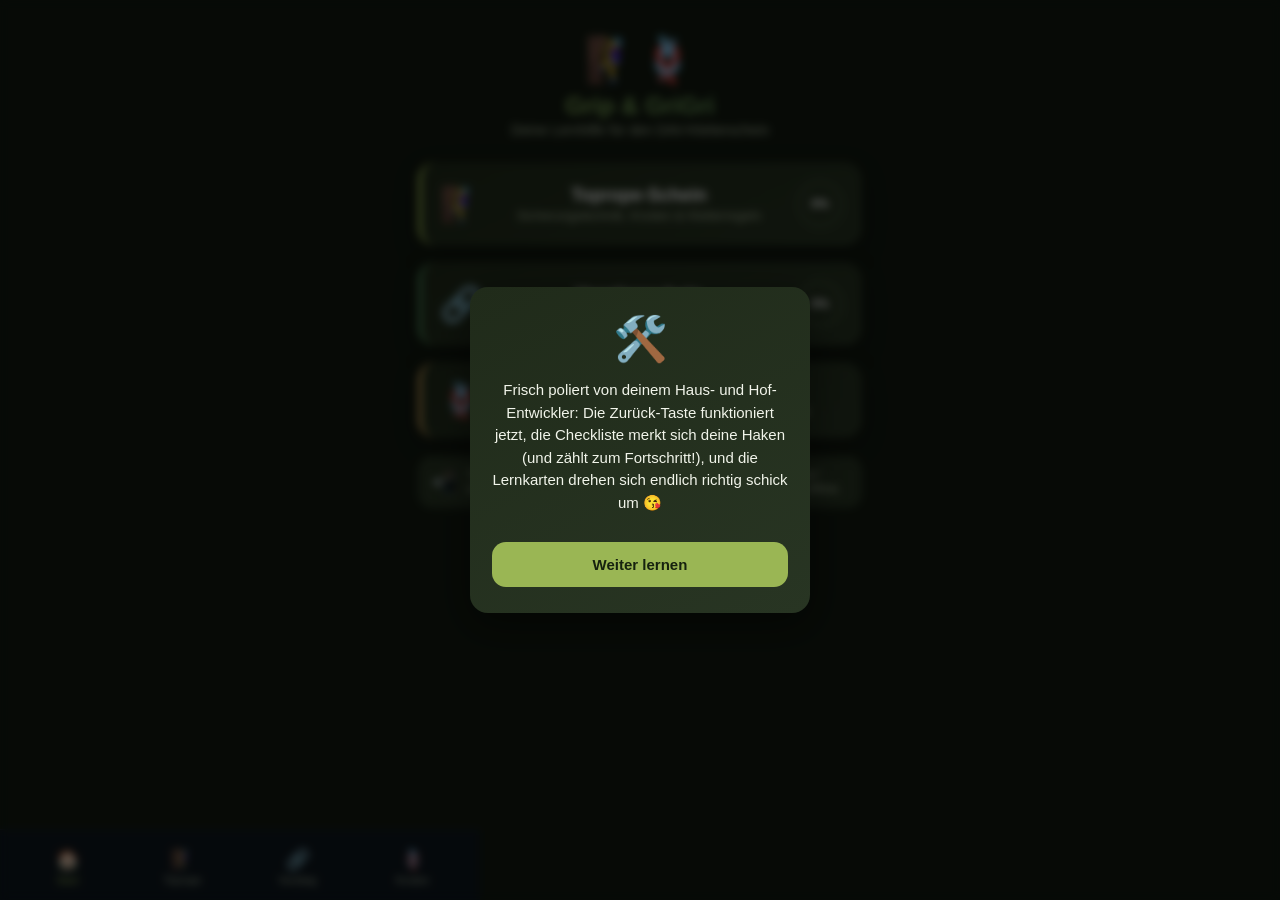
<file: index.html>
<!DOCTYPE html>
<html lang="de">
<head>
<meta charset="UTF-8">
<meta name="viewport" content="width=device-width, initial-scale=1, viewport-fit=cover">
<title>Grip &amp; GriGri – Kletterschein Lernapp</title>
<meta name="description" content="Lernhilfe für den DAV Toprope- und Vorstiegschein: Karteikarten, Quiz, Szenarien, Checklisten und Knotenkunde.">
<meta name="theme-color" content="#121a10">
<link rel="manifest" href="manifest.json">
<link rel="apple-touch-icon" href="icons/icon-192.png">
<meta name="mobile-web-app-capable" content="yes">
<meta name="apple-mobile-web-app-capable" content="yes">
<meta name="apple-mobile-web-app-status-bar-style" content="black-translucent">
<meta name="apple-mobile-web-app-title" content="Grip & GriGri">
<link rel="stylesheet" href="styles.css">
</head>
<body>
<div id="app"></div>

<nav class="bottom-nav" id="bottomNav" style="display:none;">
  <div class="bottom-nav-inner">
    <button data-nav="home"><span class="ic">🏠</span>Start</button>
    <button data-nav="toprope"><span class="ic">🧗‍♀️</span>Toprope</button>
    <button data-nav="vorstieg"><span class="ic">🔗</span>Vorstieg</button>
    <button data-nav="knots"><span class="ic">🪢</span>Knoten</button>
  </div>
</nav>

<script src="data.js"></script>
<script src="update.js"></script>
<script src="app.js"></script>
</body>
</html>
</file>
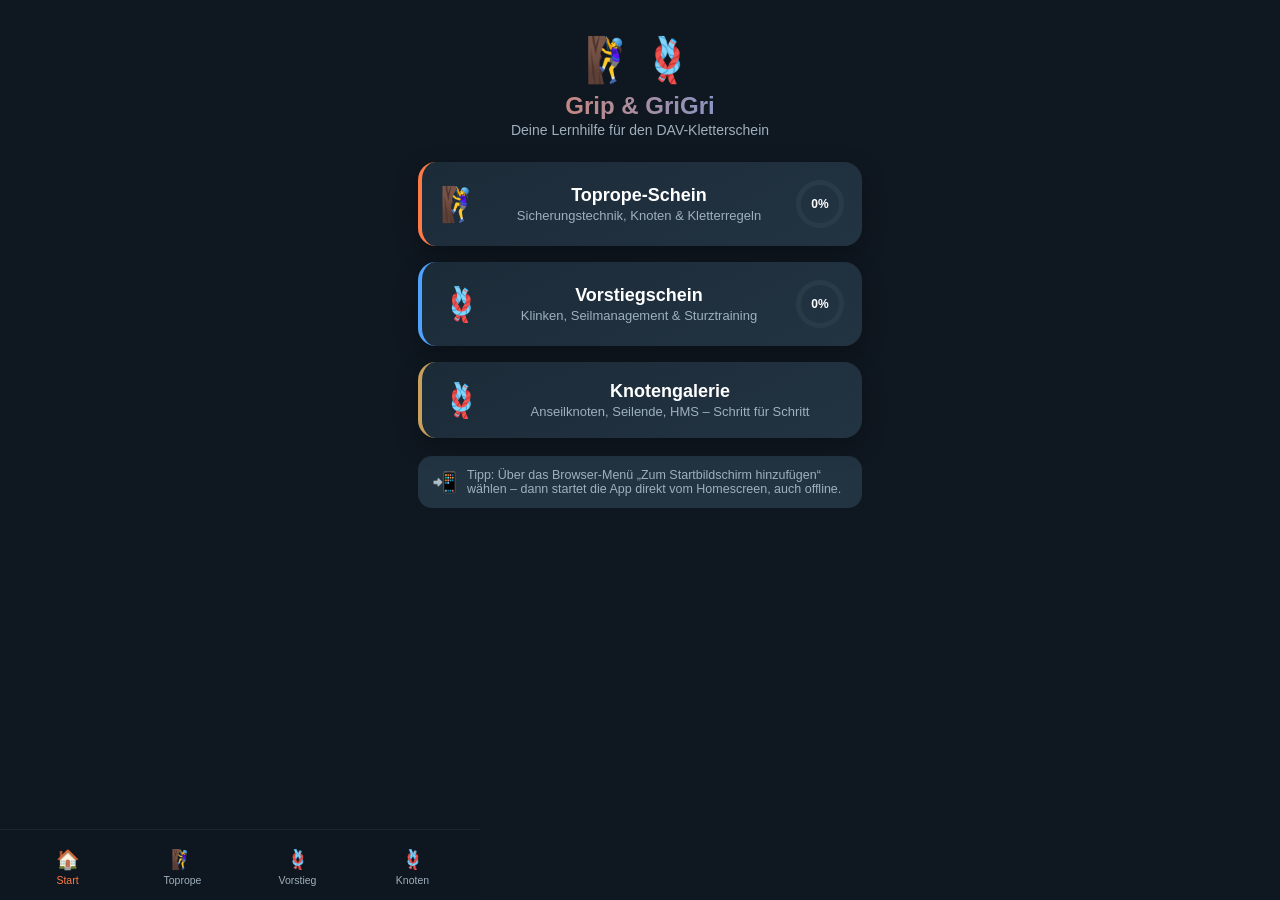
<file: App/index.html>
<!DOCTYPE html>
<html lang="de">
<head>
<meta charset="UTF-8">
<meta name="viewport" content="width=device-width, initial-scale=1, viewport-fit=cover, maximum-scale=1">
<title>Grip &amp; GriGri – Kletterschein Lernapp</title>
<meta name="description" content="Lernhilfe für den DAV Toprope- und Vorstiegschein: Karteikarten, Quiz, Szenarien, Checklisten und Knotenkunde.">
<meta name="theme-color" content="#0f1720">
<link rel="manifest" href="manifest.json">
<link rel="apple-touch-icon" href="icons/icon-192.png">
<meta name="apple-mobile-web-app-capable" content="yes">
<meta name="apple-mobile-web-app-status-bar-style" content="black-translucent">
<meta name="apple-mobile-web-app-title" content="Grip & GriGri">
<link rel="stylesheet" href="styles.css">
</head>
<body>
<div id="app"></div>

<nav class="bottom-nav" id="bottomNav" style="display:none;">
  <div class="bottom-nav-inner">
    <button data-nav="home"><span class="ic">🏠</span>Start</button>
    <button data-nav="toprope"><span class="ic">🧗‍♀️</span>Toprope</button>
    <button data-nav="vorstieg"><span class="ic">🪢</span>Vorstieg</button>
    <button data-nav="knots"><span class="ic">🪢</span>Knoten</button>
  </div>
</nav>

<script src="data.js"></script>
<script src="app.js"></script>
</body>
</html>
</file>
<file: styles.css>
:root {
  --bg: #121a10;
  --bg-soft: #182213;
  --card: #202b1a;
  --card-2: #283523;
  --text: #f1f4ea;
  --text-dim: #a9b79b;
  --accent: #9ab654;
  --accent-2: #c3d977;
  --accent-vorstieg: #4f8b5b;
  --danger: #d9634a;
  --track: #33422c;
  --btn-text-on-accent: #16220f;
  --radius: 18px;
  --safe-top: env(safe-area-inset-top, 0px);
  --safe-bottom: env(safe-area-inset-bottom, 0px);
  color-scheme: dark;
}

* { box-sizing: border-box; }

html, body {
  margin: 0;
  padding: 0;
  height: 100%;
  background: var(--bg);
  color: var(--text);
  font-family: -apple-system, BlinkMacSystemFont, "Segoe UI", Roboto, Helvetica, Arial, sans-serif;
  -webkit-tap-highlight-color: transparent;
  overscroll-behavior-y: none;
}

#app {
  max-width: 480px;
  margin: 0 auto;
  min-height: 100vh;
  display: flex;
  flex-direction: column;
  padding-top: var(--safe-top);
  padding-bottom: calc(var(--safe-bottom) + 12px);
}

button {
  font-family: inherit;
  border: none;
  cursor: pointer;
}

.screen {
  flex: 1;
  display: flex;
  flex-direction: column;
  padding: 20px 18px 90px;
  animation: fadein .25s ease;
}

@keyframes fadein {
  from { opacity: 0; transform: translateY(6px); }
  to { opacity: 1; transform: translateY(0); }
}

/* ---------- Top bar ---------- */
.topbar {
  display: flex;
  align-items: center;
  gap: 10px;
  padding: 4px 2px 18px;
}

.topbar h1 {
  font-size: 20px;
  margin: 0;
  flex: 1;
}

.back-btn {
  background: var(--card);
  color: var(--text);
  width: 38px;
  height: 38px;
  border-radius: 12px;
  font-size: 18px;
  display: flex;
  align-items: center;
  justify-content: center;
}
.back-btn:active { transform: scale(.92); }

/* ---------- Home ---------- */
.hero {
  text-align: center;
  padding: 18px 0 8px;
}
.hero .logo {
  font-size: 44px;
  line-height: 1;
}
.hero h1 {
  font-size: 24px;
  margin: 10px 0 2px;
  background: linear-gradient(90deg, var(--accent), var(--accent-vorstieg));
  -webkit-background-clip: text;
  background-clip: text;
  color: transparent;
}
.hero p {
  color: var(--text-dim);
  margin: 0;
  font-size: 14px;
}

.schein-card {
  background: linear-gradient(155deg, var(--card), var(--card-2));
  border-radius: var(--radius);
  padding: 18px;
  margin-top: 16px;
  display: flex;
  align-items: center;
  gap: 14px;
  box-shadow: 0 8px 24px rgba(0,0,0,.25);
  position: relative;
  overflow: hidden;
}
.schein-card:active { transform: scale(.98); }
.schein-card .emoji { font-size: 34px; }
.schein-card .info { flex: 1; }
.schein-card .info h2 { margin: 0 0 2px; font-size: 18px; }
.schein-card .info p { margin: 0; color: var(--text-dim); font-size: 13px; }

.progress-ring-wrap { position: relative; width: 48px; height: 48px; flex-shrink: 0; }
.progress-ring-wrap svg { transform: rotate(-90deg); }
.progress-ring-wrap .pct {
  position: absolute; inset: 0;
  display: flex; align-items: center; justify-content: center;
  font-size: 12px; font-weight: 600;
}

.toprope-accent { border-left: 4px solid var(--accent); }
.vorstieg-accent { border-left: 4px solid var(--accent-vorstieg); }

/* ---------- Menu grid ---------- */
.menu-header {
  text-align: center;
  margin-bottom: 6px;
}
.menu-header .emoji { font-size: 40px; }
.menu-header h2 { margin: 6px 0 2px; }
.menu-header p { color: var(--text-dim); font-size: 13px; margin: 0; }

.menu-grid {
  display: grid;
  grid-template-columns: 1fr 1fr;
  gap: 12px;
  margin-top: 18px;
}
.menu-tile {
  background: var(--card);
  border-radius: var(--radius);
  padding: 16px 12px;
  text-align: left;
  color: var(--text);
  display: flex;
  flex-direction: column;
  gap: 6px;
  min-height: 108px;
}
.menu-tile:active { transform: scale(.96); }
.menu-tile .icon { font-size: 26px; }
.menu-tile .label { font-size: 14px; font-weight: 600; }
.menu-tile .sub { font-size: 11px; color: var(--text-dim); }

/* ---------- Flashcards ---------- */
.card-counter {
  text-align: center;
  color: var(--text-dim);
  font-size: 13px;
  margin-bottom: 10px;
}

.flip-card {
  perspective: 1200px;
  flex: 1;
  min-height: 280px;
  margin: 6px 0 18px;
}
.flip-inner {
  position: relative;
  width: 100%;
  height: 100%;
  min-height: 280px;
  transition: transform .5s cubic-bezier(.4,.2,.2,1);
  transform-style: preserve-3d;
}
.flip-card.flipped .flip-inner { transform: rotateY(180deg); }
.flip-face {
  position: absolute;
  inset: 0;
  backface-visibility: hidden;
  border-radius: var(--radius);
  padding: 26px 22px;
  display: flex;
  align-items: center;
  justify-content: center;
  text-align: center;
  font-size: 17px;
  line-height: 1.45;
  box-shadow: 0 10px 30px rgba(0,0,0,.3);
}
.flip-front {
  background: linear-gradient(155deg, var(--card), var(--card-2));
  font-weight: 600;
}
.flip-back {
  background: linear-gradient(155deg, #2a3a22, #1c2717);
  transform: rotateY(180deg);
  font-size: 15px;
  color: var(--text-dim);
}
.flip-hint {
  position: absolute;
  bottom: 12px;
  left: 0; right: 0;
  text-align: center;
  font-size: 11px;
  color: var(--text-dim);
  opacity: .7;
}

.mastery-row {
  display: flex;
  gap: 10px;
}
.mastery-row button {
  flex: 1;
  padding: 14px 0;
  border-radius: 14px;
  font-size: 14px;
  font-weight: 600;
}
.btn-again { background: var(--card-2); color: var(--text); }
.btn-know { background: var(--accent-2); color: var(--btn-text-on-accent); }

/* ---------- Quiz ---------- */
.quiz-progress {
  height: 6px;
  background: var(--card);
  border-radius: 4px;
  overflow: hidden;
  margin-bottom: 18px;
}
.quiz-progress > div {
  height: 100%;
  background: linear-gradient(90deg, var(--accent), var(--accent-2));
  transition: width .3s ease;
}
.quiz-q {
  font-size: 18px;
  font-weight: 600;
  margin-bottom: 18px;
  line-height: 1.4;
}
.quiz-options { display: flex; flex-direction: column; gap: 10px; }
.quiz-option {
  background: var(--card);
  color: var(--text);
  text-align: left;
  padding: 14px 16px;
  border-radius: 14px;
  font-size: 14.5px;
  line-height: 1.4;
  border: 2px solid transparent;
}
.quiz-option:active { transform: scale(.98); }
.quiz-option.correct { border-color: var(--accent-2); background: rgba(195,217,119,.18); }
.quiz-option.wrong { border-color: var(--danger); background: rgba(217,99,74,.18); }
.quiz-option[disabled] { pointer-events: none; }

.quiz-explanation {
  margin-top: 16px;
  background: var(--card-2);
  border-radius: 14px;
  padding: 14px 16px;
  font-size: 13.5px;
  color: var(--text-dim);
  animation: fadein .25s ease;
}

.quiz-next {
  margin-top: 16px;
  background: var(--accent);
  color: var(--btn-text-on-accent);
  padding: 14px 0;
  border-radius: 14px;
  font-weight: 700;
  font-size: 15px;
}

.result-wrap { text-align: center; padding-top: 30px; }
.result-wrap .big-emoji { font-size: 60px; }
.result-wrap h2 { margin: 12px 0 4px; }
.result-wrap p { color: var(--text-dim); }
.result-score {
  font-size: 42px;
  font-weight: 800;
  margin: 14px 0;
  background: linear-gradient(90deg, var(--accent), var(--accent-2));
  -webkit-background-clip: text;
  background-clip: text;
  color: transparent;
}
.primary-btn {
  background: var(--accent);
  color: var(--btn-text-on-accent);
  padding: 14px 0;
  border-radius: 14px;
  font-weight: 700;
  font-size: 15px;
  width: 100%;
  margin-top: 10px;
}
.ghost-btn {
  background: transparent;
  color: var(--text-dim);
  padding: 12px 0;
  font-size: 14px;
  width: 100%;
}

/* ---------- Scenario ---------- */
.scenario-box {
  background: var(--card);
  border-radius: var(--radius);
  padding: 18px;
  margin-bottom: 18px;
  font-size: 15px;
  line-height: 1.5;
}
.scenario-box .tag {
  display: inline-block;
  font-size: 11px;
  text-transform: uppercase;
  letter-spacing: .04em;
  color: var(--accent);
  margin-bottom: 8px;
  font-weight: 700;
}

/* ---------- Checklist ---------- */
.checklist-cat {
  margin-bottom: 22px;
}
.checklist-cat h3 {
  font-size: 14px;
  color: var(--accent);
  margin: 0 0 10px;
  text-transform: uppercase;
  letter-spacing: .03em;
}
.check-item {
  display: flex;
  align-items: center;
  gap: 12px;
  background: var(--card);
  border-radius: 14px;
  padding: 13px 14px;
  margin-bottom: 8px;
  font-size: 14px;
  line-height: 1.4;
}
.check-item .box {
  width: 24px;
  height: 24px;
  border-radius: 8px;
  border: 2px solid var(--text-dim);
  flex-shrink: 0;
  display: flex;
  align-items: center;
  justify-content: center;
  font-size: 14px;
  transition: all .15s ease;
}
.check-item.checked .box {
  background: var(--accent-2);
  border-color: var(--accent-2);
  color: var(--btn-text-on-accent);
}
.check-item.checked span.label { color: var(--text-dim); text-decoration: line-through; }

.checklist-summary {
  position: sticky;
  bottom: 0;
  background: var(--bg);
  padding: 12px 0 4px;
}

/* ---------- Knots ---------- */
.knot-card {
  background: var(--card);
  border-radius: var(--radius);
  padding: 18px;
  margin-bottom: 16px;
}
.knot-card h3 { margin: 0 0 2px; font-size: 16px; }
.knot-card .short { color: var(--text-dim); font-size: 13px; margin: 0 0 14px; }

.knot-anim-wrap {
  display: flex;
  justify-content: center;
  margin-bottom: 14px;
}

.knot-steps { list-style: none; margin: 0; padding: 0; }
.knot-steps li {
  display: flex;
  gap: 10px;
  padding: 9px 0;
  border-top: 1px solid rgba(255,255,255,.06);
  font-size: 13.5px;
  color: var(--text-dim);
  opacity: .4;
  transition: opacity .25s ease, color .25s ease;
}
.knot-steps li.active { opacity: 1; color: var(--text); }
.knot-steps li .num {
  flex-shrink: 0;
  width: 22px; height: 22px;
  border-radius: 50%;
  background: var(--card-2);
  display: flex; align-items: center; justify-content: center;
  font-size: 11px;
  font-weight: 700;
}
.knot-steps li.active .num { background: var(--accent); color: var(--btn-text-on-accent); }

.knot-controls {
  display: flex;
  gap: 10px;
  margin-top: 14px;
}
.knot-controls button {
  flex: 1;
  padding: 10px 0;
  border-radius: 12px;
  background: var(--card-2);
  color: var(--text);
  font-size: 13px;
  font-weight: 600;
}

/* ---------- Bottom nav ---------- */
.bottom-nav {
  position: fixed;
  bottom: 0; left: 0; right: 0;
  display: flex;
  justify-content: center;
  padding-bottom: var(--safe-bottom);
  pointer-events: none;
}
.bottom-nav-inner {
  pointer-events: auto;
  max-width: 480px;
  width: 100%;
  display: flex;
  gap: 8px;
  padding: 10px 14px;
  background: rgba(15,23,32,.92);
  backdrop-filter: blur(10px);
  border-top: 1px solid rgba(255,255,255,.06);
}
.bottom-nav button {
  flex: 1;
  background: transparent;
  color: var(--text-dim);
  padding: 8px 0 4px;
  font-size: 10.5px;
  display: flex;
  flex-direction: column;
  align-items: center;
  gap: 3px;
  border-radius: 10px;
}
.bottom-nav button.active { color: var(--accent); }
.bottom-nav button .ic { font-size: 19px; }

.hidden { display: none !important; }

.install-banner {
  background: var(--card-2);
  border-radius: 14px;
  padding: 12px 14px;
  font-size: 12.5px;
  color: var(--text-dim);
  display: flex;
  align-items: center;
  gap: 10px;
  margin-top: 18px;
}
.install-banner .ic { font-size: 20px; }

.empty-state {
  text-align: center;
  color: var(--text-dim);
  padding: 40px 20px;
  font-size: 14px;
}

/* ---------- Update-Popup ---------- */
.update-overlay {
  position: fixed;
  inset: 0;
  z-index: 100;
  display: flex;
  align-items: center;
  justify-content: center;
  padding: 24px;
  background: rgba(0,0,0,.6);
  backdrop-filter: blur(4px);
  animation: fadein .25s ease;
}
.update-modal {
  background: linear-gradient(155deg, var(--card), var(--card-2));
  border-radius: var(--radius);
  padding: 26px 22px;
  max-width: 340px;
  width: 100%;
  text-align: center;
  box-shadow: 0 12px 40px rgba(0,0,0,.45);
}
.update-modal .update-emoji { font-size: 44px; }
.update-modal p {
  margin: 14px 0 18px;
  font-size: 15px;
  line-height: 1.5;
}
</file>
<file: App/styles.css>
:root {
  --bg: #0f1720;
  --bg-soft: #16212c;
  --card: #1c2b38;
  --card-2: #223342;
  --text: #eef3f7;
  --text-dim: #9fb0bd;
  --accent: #ff7a45;
  --accent-2: #3ddc97;
  --accent-vorstieg: #4fa3ff;
  --danger: #ff5c6c;
  --radius: 18px;
  --safe-top: env(safe-area-inset-top, 0px);
  --safe-bottom: env(safe-area-inset-bottom, 0px);
  color-scheme: dark;
}

* { box-sizing: border-box; }

html, body {
  margin: 0;
  padding: 0;
  height: 100%;
  background: var(--bg);
  color: var(--text);
  font-family: -apple-system, BlinkMacSystemFont, "Segoe UI", Roboto, Helvetica, Arial, sans-serif;
  -webkit-tap-highlight-color: transparent;
  overscroll-behavior-y: none;
}

#app {
  max-width: 480px;
  margin: 0 auto;
  min-height: 100vh;
  display: flex;
  flex-direction: column;
  padding-top: var(--safe-top);
  padding-bottom: calc(var(--safe-bottom) + 12px);
}

button {
  font-family: inherit;
  border: none;
  cursor: pointer;
}

.screen {
  flex: 1;
  display: flex;
  flex-direction: column;
  padding: 20px 18px 90px;
  animation: fadein .25s ease;
}

@keyframes fadein {
  from { opacity: 0; transform: translateY(6px); }
  to { opacity: 1; transform: translateY(0); }
}

/* ---------- Top bar ---------- */
.topbar {
  display: flex;
  align-items: center;
  gap: 10px;
  padding: 4px 2px 18px;
}

.topbar h1 {
  font-size: 20px;
  margin: 0;
  flex: 1;
}

.back-btn {
  background: var(--card);
  color: var(--text);
  width: 38px;
  height: 38px;
  border-radius: 12px;
  font-size: 18px;
  display: flex;
  align-items: center;
  justify-content: center;
}
.back-btn:active { transform: scale(.92); }

/* ---------- Home ---------- */
.hero {
  text-align: center;
  padding: 18px 0 8px;
}
.hero .logo {
  font-size: 44px;
  line-height: 1;
}
.hero h1 {
  font-size: 24px;
  margin: 10px 0 2px;
  background: linear-gradient(90deg, var(--accent), var(--accent-vorstieg));
  -webkit-background-clip: text;
  background-clip: text;
  color: transparent;
}
.hero p {
  color: var(--text-dim);
  margin: 0;
  font-size: 14px;
}

.schein-card {
  background: linear-gradient(155deg, var(--card), var(--card-2));
  border-radius: var(--radius);
  padding: 18px;
  margin-top: 16px;
  display: flex;
  align-items: center;
  gap: 14px;
  box-shadow: 0 8px 24px rgba(0,0,0,.25);
  position: relative;
  overflow: hidden;
}
.schein-card:active { transform: scale(.98); }
.schein-card .emoji { font-size: 34px; }
.schein-card .info { flex: 1; }
.schein-card .info h2 { margin: 0 0 2px; font-size: 18px; }
.schein-card .info p { margin: 0; color: var(--text-dim); font-size: 13px; }

.progress-ring-wrap { position: relative; width: 48px; height: 48px; flex-shrink: 0; }
.progress-ring-wrap svg { transform: rotate(-90deg); }
.progress-ring-wrap .pct {
  position: absolute; inset: 0;
  display: flex; align-items: center; justify-content: center;
  font-size: 12px; font-weight: 600;
}

.toprope-accent { border-left: 4px solid var(--accent); }
.vorstieg-accent { border-left: 4px solid var(--accent-vorstieg); }

/* ---------- Menu grid ---------- */
.menu-header {
  text-align: center;
  margin-bottom: 6px;
}
.menu-header .emoji { font-size: 40px; }
.menu-header h2 { margin: 6px 0 2px; }
.menu-header p { color: var(--text-dim); font-size: 13px; margin: 0; }

.menu-grid {
  display: grid;
  grid-template-columns: 1fr 1fr;
  gap: 12px;
  margin-top: 18px;
}
.menu-tile {
  background: var(--card);
  border-radius: var(--radius);
  padding: 16px 12px;
  text-align: left;
  color: var(--text);
  display: flex;
  flex-direction: column;
  gap: 6px;
  min-height: 108px;
}
.menu-tile:active { transform: scale(.96); }
.menu-tile .icon { font-size: 26px; }
.menu-tile .label { font-size: 14px; font-weight: 600; }
.menu-tile .sub { font-size: 11px; color: var(--text-dim); }

/* ---------- Flashcards ---------- */
.card-counter {
  text-align: center;
  color: var(--text-dim);
  font-size: 13px;
  margin-bottom: 10px;
}

.flip-card {
  perspective: 1200px;
  flex: 1;
  min-height: 280px;
  margin: 6px 0 18px;
}
.flip-inner {
  position: relative;
  width: 100%;
  height: 100%;
  min-height: 280px;
  transition: transform .5s cubic-bezier(.4,.2,.2,1);
  transform-style: preserve-3d;
}
.flip-card.flipped .flip-inner { transform: rotateY(180deg); }
.flip-face {
  position: absolute;
  inset: 0;
  backface-visibility: hidden;
  border-radius: var(--radius);
  padding: 26px 22px;
  display: flex;
  align-items: center;
  justify-content: center;
  text-align: center;
  font-size: 17px;
  line-height: 1.45;
  box-shadow: 0 10px 30px rgba(0,0,0,.3);
}
.flip-front {
  background: linear-gradient(155deg, var(--card), var(--card-2));
  font-weight: 600;
}
.flip-back {
  background: linear-gradient(155deg, #23384a, #1a2836);
  transform: rotateY(180deg);
  font-size: 15px;
  color: var(--text-dim);
}
.flip-hint {
  position: absolute;
  bottom: 12px;
  left: 0; right: 0;
  text-align: center;
  font-size: 11px;
  color: var(--text-dim);
  opacity: .7;
}

.mastery-row {
  display: flex;
  gap: 10px;
}
.mastery-row button {
  flex: 1;
  padding: 14px 0;
  border-radius: 14px;
  font-size: 14px;
  font-weight: 600;
}
.btn-again { background: var(--card-2); color: var(--text); }
.btn-know { background: var(--accent-2); color: #05261a; }

/* ---------- Quiz ---------- */
.quiz-progress {
  height: 6px;
  background: var(--card);
  border-radius: 4px;
  overflow: hidden;
  margin-bottom: 18px;
}
.quiz-progress > div {
  height: 100%;
  background: linear-gradient(90deg, var(--accent), var(--accent-2));
  transition: width .3s ease;
}
.quiz-q {
  font-size: 18px;
  font-weight: 600;
  margin-bottom: 18px;
  line-height: 1.4;
}
.quiz-options { display: flex; flex-direction: column; gap: 10px; }
.quiz-option {
  background: var(--card);
  color: var(--text);
  text-align: left;
  padding: 14px 16px;
  border-radius: 14px;
  font-size: 14.5px;
  line-height: 1.4;
  border: 2px solid transparent;
}
.quiz-option:active { transform: scale(.98); }
.quiz-option.correct { border-color: var(--accent-2); background: rgba(61,220,151,.15); }
.quiz-option.wrong { border-color: var(--danger); background: rgba(255,92,108,.15); }
.quiz-option[disabled] { pointer-events: none; }

.quiz-explanation {
  margin-top: 16px;
  background: var(--card-2);
  border-radius: 14px;
  padding: 14px 16px;
  font-size: 13.5px;
  color: var(--text-dim);
  animation: fadein .25s ease;
}

.quiz-next {
  margin-top: 16px;
  background: var(--accent);
  color: #2b1305;
  padding: 14px 0;
  border-radius: 14px;
  font-weight: 700;
  font-size: 15px;
}

.result-wrap { text-align: center; padding-top: 30px; }
.result-wrap .big-emoji { font-size: 60px; }
.result-wrap h2 { margin: 12px 0 4px; }
.result-wrap p { color: var(--text-dim); }
.result-score {
  font-size: 42px;
  font-weight: 800;
  margin: 14px 0;
  background: linear-gradient(90deg, var(--accent), var(--accent-2));
  -webkit-background-clip: text;
  background-clip: text;
  color: transparent;
}
.primary-btn {
  background: var(--accent);
  color: #2b1305;
  padding: 14px 0;
  border-radius: 14px;
  font-weight: 700;
  font-size: 15px;
  width: 100%;
  margin-top: 10px;
}
.ghost-btn {
  background: transparent;
  color: var(--text-dim);
  padding: 12px 0;
  font-size: 14px;
  width: 100%;
}

/* ---------- Scenario ---------- */
.scenario-box {
  background: var(--card);
  border-radius: var(--radius);
  padding: 18px;
  margin-bottom: 18px;
  font-size: 15px;
  line-height: 1.5;
}
.scenario-box .tag {
  display: inline-block;
  font-size: 11px;
  text-transform: uppercase;
  letter-spacing: .04em;
  color: var(--accent);
  margin-bottom: 8px;
  font-weight: 700;
}

/* ---------- Checklist ---------- */
.checklist-cat {
  margin-bottom: 22px;
}
.checklist-cat h3 {
  font-size: 14px;
  color: var(--accent);
  margin: 0 0 10px;
  text-transform: uppercase;
  letter-spacing: .03em;
}
.check-item {
  display: flex;
  align-items: center;
  gap: 12px;
  background: var(--card);
  border-radius: 14px;
  padding: 13px 14px;
  margin-bottom: 8px;
  font-size: 14px;
  line-height: 1.4;
}
.check-item .box {
  width: 24px;
  height: 24px;
  border-radius: 8px;
  border: 2px solid var(--text-dim);
  flex-shrink: 0;
  display: flex;
  align-items: center;
  justify-content: center;
  font-size: 14px;
  transition: all .15s ease;
}
.check-item.checked .box {
  background: var(--accent-2);
  border-color: var(--accent-2);
  color: #05261a;
}
.check-item.checked span.label { color: var(--text-dim); text-decoration: line-through; }

.checklist-summary {
  position: sticky;
  bottom: 0;
  background: var(--bg);
  padding: 12px 0 4px;
}

/* ---------- Knots ---------- */
.knot-card {
  background: var(--card);
  border-radius: var(--radius);
  padding: 18px;
  margin-bottom: 16px;
}
.knot-card h3 { margin: 0 0 2px; font-size: 16px; }
.knot-card .short { color: var(--text-dim); font-size: 13px; margin: 0 0 14px; }

.knot-anim-wrap {
  display: flex;
  justify-content: center;
  margin-bottom: 14px;
}

.knot-steps { list-style: none; margin: 0; padding: 0; }
.knot-steps li {
  display: flex;
  gap: 10px;
  padding: 9px 0;
  border-top: 1px solid rgba(255,255,255,.06);
  font-size: 13.5px;
  color: var(--text-dim);
  opacity: .4;
  transition: opacity .25s ease, color .25s ease;
}
.knot-steps li.active { opacity: 1; color: var(--text); }
.knot-steps li .num {
  flex-shrink: 0;
  width: 22px; height: 22px;
  border-radius: 50%;
  background: var(--card-2);
  display: flex; align-items: center; justify-content: center;
  font-size: 11px;
  font-weight: 700;
}
.knot-steps li.active .num { background: var(--accent); color: #2b1305; }

.knot-controls {
  display: flex;
  gap: 10px;
  margin-top: 14px;
}
.knot-controls button {
  flex: 1;
  padding: 10px 0;
  border-radius: 12px;
  background: var(--card-2);
  color: var(--text);
  font-size: 13px;
  font-weight: 600;
}

/* ---------- Bottom nav ---------- */
.bottom-nav {
  position: fixed;
  bottom: 0; left: 0; right: 0;
  display: flex;
  justify-content: center;
  padding-bottom: var(--safe-bottom);
  pointer-events: none;
}
.bottom-nav-inner {
  pointer-events: auto;
  max-width: 480px;
  width: 100%;
  display: flex;
  gap: 8px;
  padding: 10px 14px;
  background: rgba(15,23,32,.92);
  backdrop-filter: blur(10px);
  border-top: 1px solid rgba(255,255,255,.06);
}
.bottom-nav button {
  flex: 1;
  background: transparent;
  color: var(--text-dim);
  padding: 8px 0 4px;
  font-size: 10.5px;
  display: flex;
  flex-direction: column;
  align-items: center;
  gap: 3px;
  border-radius: 10px;
}
.bottom-nav button.active { color: var(--accent); }
.bottom-nav button .ic { font-size: 19px; }

.hidden { display: none !important; }

.install-banner {
  background: var(--card-2);
  border-radius: 14px;
  padding: 12px 14px;
  font-size: 12.5px;
  color: var(--text-dim);
  display: flex;
  align-items: center;
  gap: 10px;
  margin-top: 18px;
}
.install-banner .ic { font-size: 20px; }

.empty-state {
  text-align: center;
  color: var(--text-dim);
  padding: 40px 20px;
  font-size: 14px;
}
</file>
